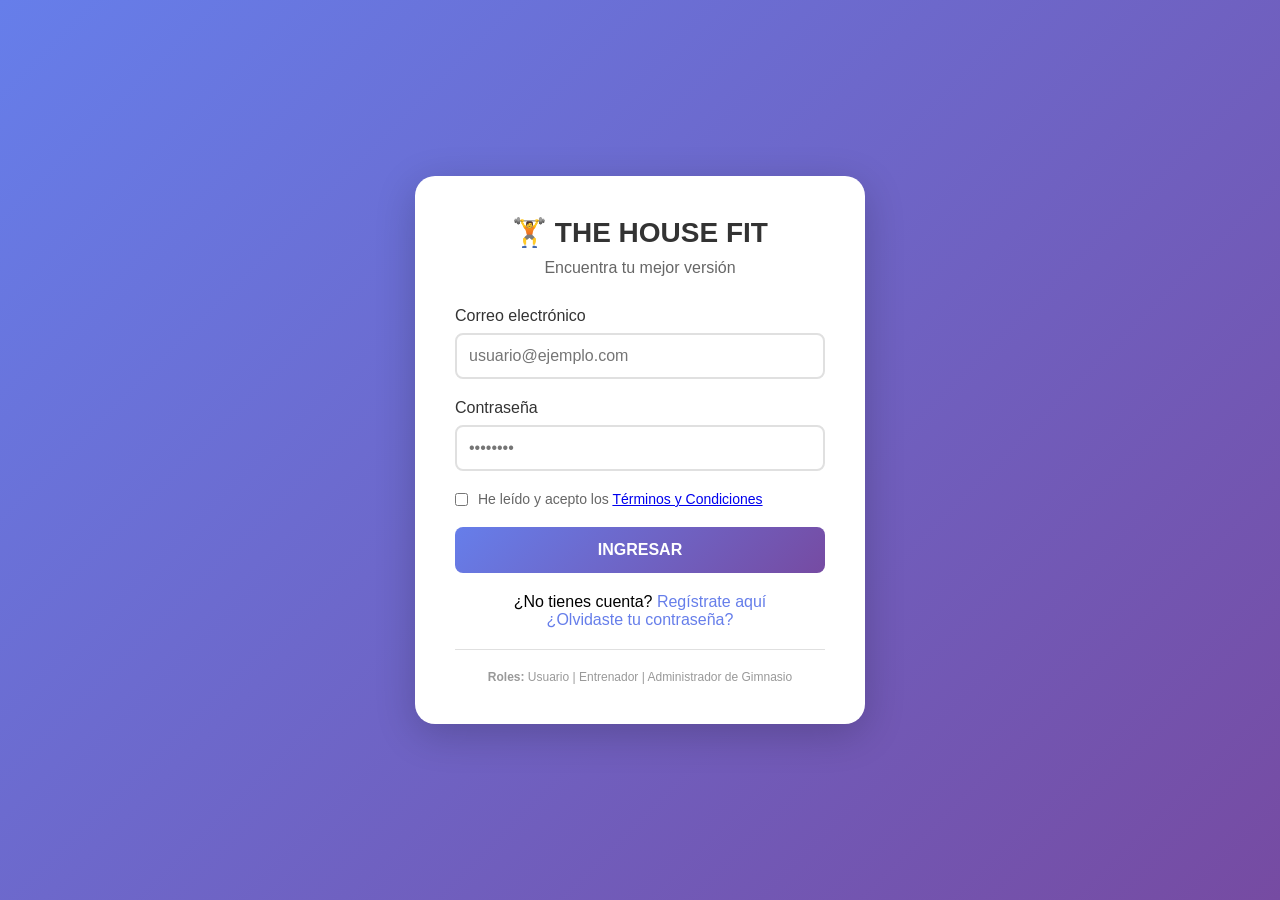
<file: index.html>
<!DOCTYPE html>
<html lang="es">
<head>
    <meta charset="UTF-8">
    <meta name="viewport" content="width=device-width, initial-scale=1.0">
    <title>The House Fit - Login</title>
    <link rel="stylesheet" href="css/style.css">
</head>
<body>
    <div class="login-container">
        <div class="login-card">
            <div class="logo">
                <h1>🏋️ THE HOUSE FIT</h1>
                <p>Encuentra tu mejor versión</p>
            </div>
            
            <form id="loginForm">
                <div class="input-group">
                    <label for="email">Correo electrónico</label>
                    <input type="email" id="email" name="email" required placeholder="usuario@ejemplo.com">
                </div>
                
                <div class="input-group">
                    <label for="password">Contraseña</label>
                    <input type="password" id="password" name="password" required placeholder="••••••••">
                </div>
                
                <div class="checkbox-group">
                    <input type="checkbox" id="terms" required>
                    <label for="terms">He leído y acepto los <a href="#" id="termsLink">Términos y Condiciones</a></label>
                </div>
                
                <button type="submit" class="btn-login">INGRESAR</button>
            </form>
            
            <div class="register-link">
                <p>¿No tienes cuenta? <a href="#">Regístrate aquí</a></p>
                <p><a href="#">¿Olvidaste tu contraseña?</a></p>
            </div>
        
            <div class="roles">
                <p><strong>Roles:</strong> Usuario | Entrenador | Administrador de Gimnasio</p>
            </div>
        </div>
    </div>

    <!-- Modal Términos y Condiciones -->
    <div id="termsModal" class="modal">
        <div class="modal-content">
            <span class="close">&times;</span>
            <h2>Términos y Condiciones</h2>
            <div class="terms-text">
                <h3>THE HOUSE FIT</h3>
                <p><strong>Fecha de última actualización: 27/02/2026</strong></p>
                
                <h4>1. Definiciones de los Roles</h4>
                <p><strong>Usuario:</strong> Persona física que adquiere productos, servicios de entrenamiento o acceso a gimnastos.</p>
                <p><strong>Entrenador:</strong> Profesional independiente que ofrece asesorías y rutinas a través de la plataforma.</p>
                <p><strong>Administrador de Gimnasio:</strong> Representante de un centro físico que publica sus instalaciones y servicios.</p>
                
                <h4>2. Naturaleza del Servicio</h4>
                <p>THE HOUSE FIT funciona exclusivamente como un punto de encuentro. El Usuario reconoce que la actividad física conlleva riesgos.</p>
                
                <h4>3. Compra de Suplementos y Productos</h4>
                <p>Las imágenes son ilustrativas. Por razones de higiene y salud, no se aceptan devoluciones de suplementos cuyo sello de seguridad haya sido removido.</p>
                
                <h4>4. Propiedad Intelectual</h4>
                <p>Todo el contenido es propiedad de THE HOUSE FIT. Los Entrenadores conservan los derechos sobre sus rutinas.</p>
            </div>
            <button id="acceptTerms" class="btn-accept">Aceptar</button>
        </div>
    </div>

    <script src="js/main.js"></script>
</body>
</html>
</file>
<file: css/style.css>
* {
    margin: 0;
    padding: 0;
    box-sizing: border-box;
}

body {
    font-family: 'Segoe UI', Tahoma, Geneva, Verdana, sans-serif;
    background: linear-gradient(135deg, #667eea 0%, #764ba2 100%);
    min-height: 100vh;
}

/* ========== LOGIN STYLES ========== */
.login-container {
    display: flex;
    justify-content: center;
    align-items: center;
    min-height: 100vh;
    padding: 20px;
}

.login-card {
    background: white;
    border-radius: 20px;
    padding: 40px;
    width: 100%;
    max-width: 450px;
    box-shadow: 0 10px 40px rgba(0,0,0,0.2);
}

.logo {
    text-align: center;
    margin-bottom: 30px;
}

.logo h1 {
    color: #333;
    font-size: 28px;
}

.logo p {
    color: #666;
    margin-top: 10px;
}

.input-group {
    margin-bottom: 20px;
}

.input-group label {
    display: block;
    margin-bottom: 8px;
    color: #333;
    font-weight: 500;
}

.input-group input {
    width: 100%;
    padding: 12px;
    border: 2px solid #e0e0e0;
    border-radius: 8px;
    font-size: 16px;
    transition: border-color 0.3s;
}

.input-group input:focus {
    outline: none;
    border-color: #667eea;
}

.checkbox-group {
    margin-bottom: 20px;
    display: flex;
    align-items: center;
    gap: 10px;
}

.checkbox-group label {
    color: #666;
    font-size: 14px;
}

.btn-login {
    width: 100%;
    padding: 14px;
    background: linear-gradient(135deg, #667eea 0%, #764ba2 100%);
    color: white;
    border: none;
    border-radius: 8px;
    font-size: 16px;
    font-weight: bold;
    cursor: pointer;
    transition: transform 0.2s;
}

.btn-login:hover {
    transform: translateY(-2px);
}

.register-link {
    text-align: center;
    margin-top: 20px;
}

.register-link a {
    color: #667eea;
    text-decoration: none;
}

.roles {
    margin-top: 20px;
    padding-top: 20px;
    border-top: 1px solid #e0e0e0;
    text-align: center;
    font-size: 12px;
    color: #999;
}

/* ========== MODAL ========== */
.modal {
    display: none;
    position: fixed;
    z-index: 1000;
    left: 0;
    top: 0;
    width: 100%;
    height: 100%;
    background-color: rgba(0,0,0,0.5);
}

.modal-content {
    background-color: white;
    margin: 5% auto;
    padding: 20px;
    width: 90%;
    max-width: 600px;
    border-radius: 10px;
    max-height: 80vh;
    overflow-y: auto;
}

.close {
    color: #aaa;
    float: right;
    font-size: 28px;
    font-weight: bold;
    cursor: pointer;
}

.terms-text {
    margin: 20px 0;
    line-height: 1.6;
}

.terms-text h4 {
    margin-top: 15px;
    color: #333;
}

.btn-accept {
    background: #667eea;
    color: white;
    padding: 10px 20px;
    border: none;
    border-radius: 5px;
    cursor: pointer;
}

/* ========== NAVBAR ========== */
.navbar {
    background: white;
    box-shadow: 0 2px 10px rgba(0,0,0,0.1);
    position: sticky;
    top: 0;
    z-index: 100;
}

.nav-container {
    max-width: 1200px;
    margin: 0 auto;
    padding: 1rem 2rem;
    display: flex;
    justify-content: space-between;
    align-items: center;
}

.nav-menu {
    display: flex;
    list-style: none;
    gap: 2rem;
}

.nav-menu a {
    text-decoration: none;
    color: #333;
    font-weight: 500;
    transition: color 0.3s;
}

.nav-menu a:hover, .nav-menu a.active {
    color: #667eea;
}

.user-menu {
    display: flex;
    gap: 1rem;
    align-items: center;
}

/* ========== HOME STYLES ========== */
main {
    max-width: 1200px;
    margin: 0 auto;
    padding: 2rem;
}

.hero {
    background: linear-gradient(135deg, #667eea 0%, #764ba2 100%);
    border-radius: 20px;
    padding: 4rem;
    text-align: center;
    color: white;
    margin-bottom: 3rem;
}

.hero h1 {
    font-size: 3rem;
    margin-bottom: 1rem;
}

.highlight {
    color: #ffd700;
}

.btn-primary {
    background: #ffd700;
    color: #333;
    padding: 12px 30px;
    border: none;
    border-radius: 25px;
    font-size: 1.1rem;
    font-weight: bold;
    cursor: pointer;
    margin-top: 1rem;
}

.trainers-section, .routines-section, .locations-section {
    margin-bottom: 4rem;
}

h2 {
    text-align: center;
    margin-bottom: 2rem;
    color: #333;
}

.trainers-grid {
    display: grid;
    grid-template-columns: repeat(auto-fit, minmax(250px, 1fr));
    gap: 2rem;
}

.trainer-card {
    background: white;
    border-radius: 15px;
    padding: 1.5rem;
    text-align: center;
    box-shadow: 0 5px 15px rgba(0,0,0,0.1);
    transition: transform 0.3s;
}

.trainer-card:hover {
    transform: translateY(-5px);
}

.trainer-img {
    font-size: 4rem;
    margin-bottom: 1rem;
}

.btn-info {
    background: #667eea;
    color: white;
    padding: 8px 16px;
    border: none;
    border-radius: 5px;
    cursor: pointer;
    margin-top: 1rem;
}

.routines-grid {
    display: grid;
    grid-template-columns: repeat(auto-fit, minmax(300px, 1fr));
    gap: 2rem;
}

.routine-card {
    background: white;
    border-radius: 15px;
    padding: 1.5rem;
    box-shadow: 0 5px 15px rgba(0,0,0,0.1);
}

.btn-secondary {
    background: #764ba2;
    color: white;
    padding: 8px 16px;
    border: none;
    border-radius: 5px;
    cursor: pointer;
    margin-top: 1rem;
}

.map-container {
    border-radius: 15px;
    overflow: hidden;
    box-shadow: 0 5px 15px rgba(0,0,0,0.1);
}

footer {
    background: #333;
    color: white;
    text-align: center;
    padding: 2rem;
    margin-top: 3rem;
}

footer a {
    color: #ffd700;
    text-decoration: none;
}

@media (max-width: 768px) {
    .nav-menu {
        display: none;
    }
    
    .hero h1 {
        font-size: 2rem;
    }
    
    .trainers-grid {
        grid-template-columns: 1fr;
    }
}
</file>
